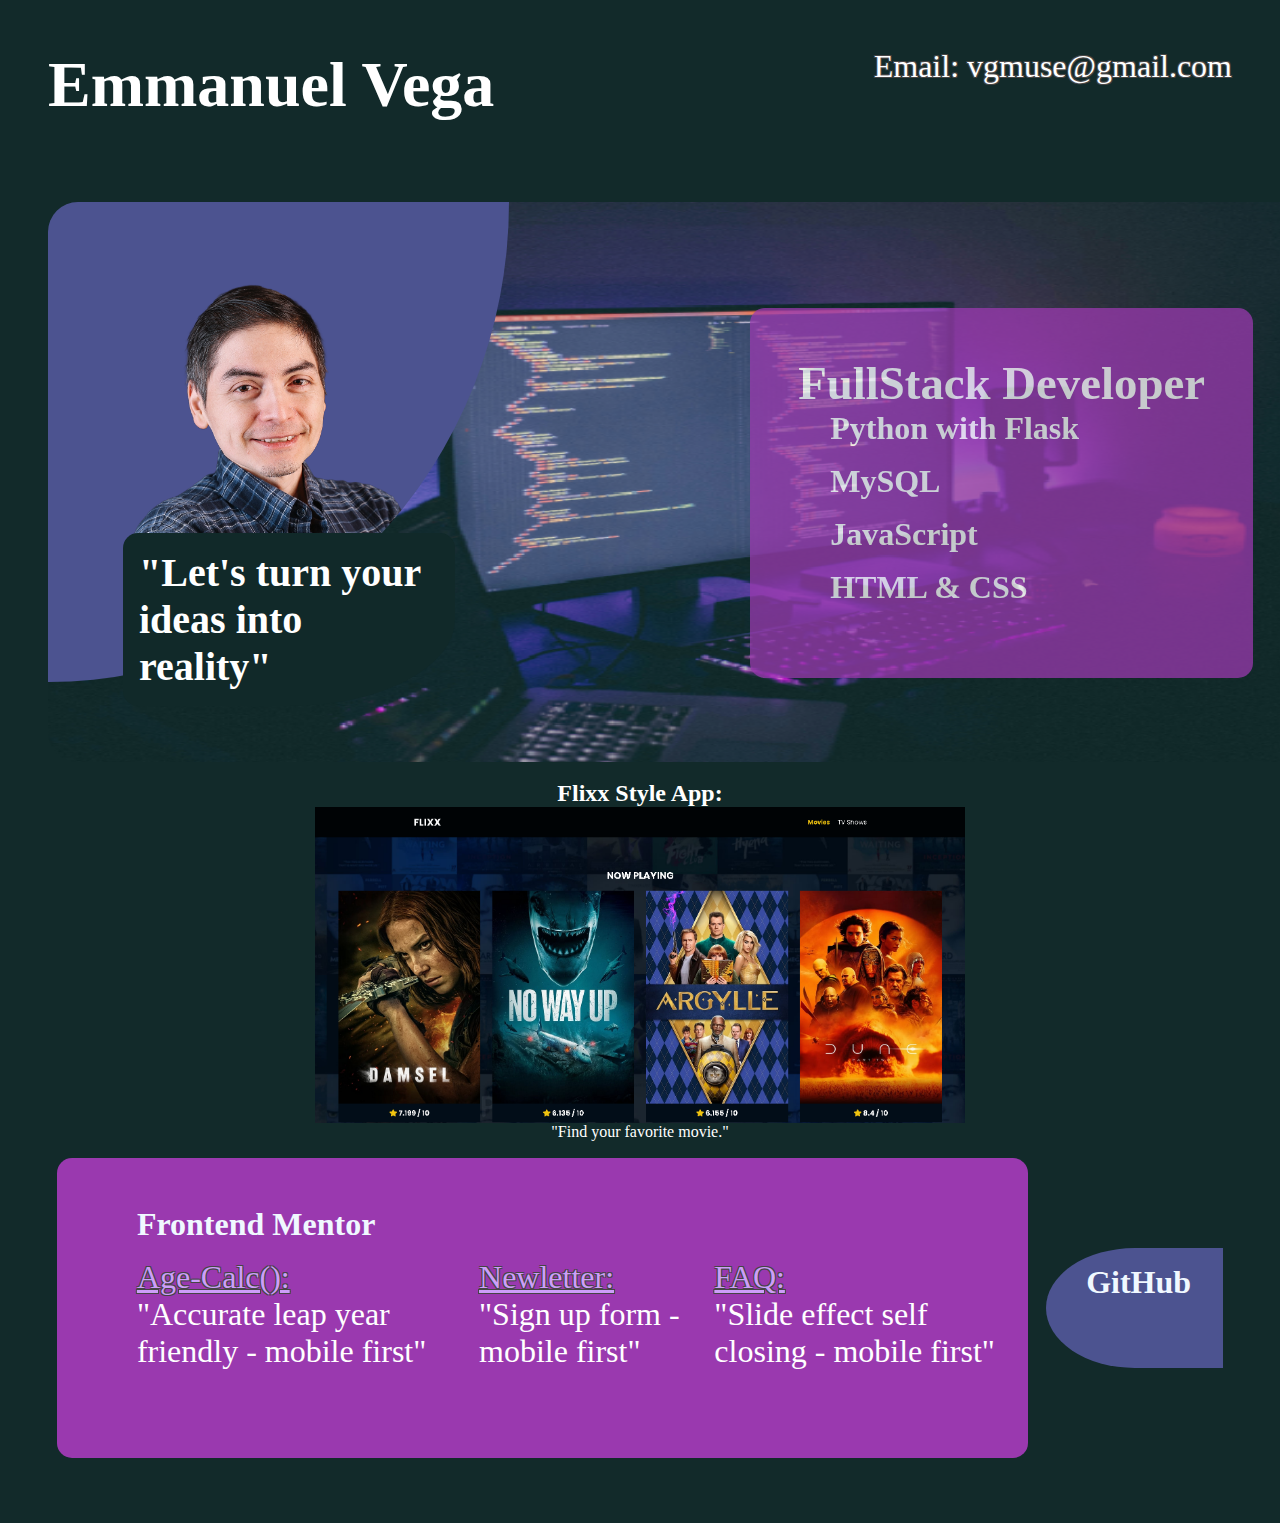
<file: index.html>
<!DOCTYPE html>
<html lang="en">

<head>
    <meta charset="UTF-8">
    <meta name="viewport" content="width=device-width, initial-scale=1.0">
    <title>Emmanuel Vega</title>
    <link rel="stylesheet" href="./styles.css">
    <link rel="stylesheet" href="https://use.fontawesome.com/releases/v5.8.1/css/all.css"
        integrity="sha384-50oBUHEmvpQ+1lW4y57PTFmhCaXp0ML5d60M1M7uH2+nqUivzIebhndOJK28anvf" crossorigin="anonymous">
</head>

<body>
    <nav>
        <div class="left">
            <h1>Emmanuel Vega</h1>
        </div>
        <div class="right">
            <a href="mailto: vcgmuse@gmail.com">Email: vgmuse@gmail.com</a>
        </div>
    </nav>
    <main>
        <div class="about">
            <img id="aboutBG" src="./newAssets/images/Artboard 1.png" alt="">
            <div class="textarea">
                <div class="statement">
                    <h3>FullStack Developer</h3>
                    <ul>
                        <li>Python with Flask</li>
                        <li>MySQL</li>
                        <li>JavaScript</li>
                        <li>HTML & CSS</li>
                    </ul>
                </div>
            </div>
        </div>
        <div class="movieFlex">
            <h2>Flixx Style App:</h2>
            <a href="https://flixx-movie-app.up.railway.app/" class="site-link">
                <img src="./newAssets/images/flixStyle.png" alt="">
            </a>
            <p class="green">"Find your favorite movie."</p>
        </div>
        <div class="code">
            <div class="circle active">
                <h3>Frontend Mentor</h3>
                <ul>
                    <li><a href="https://vcgmuse.github.io/Frontend-Mentor/age-calculator-app-main/" class="site-link "
                            target="_blank">Age-Calc():</a>
                        <p class="green">"Accurate leap year friendly - mobile first"</p>
                    </li>
                    <li><a href="https://vcgmuse.github.io/Frontend-Mentor/newsletter-sign-up-with-success-message-main/"
                            class="site-link " target="_blank">Newletter:</a>
                        <p class="green">"Sign up form - mobile first"</p>
                    </li>
                    <li><a href="https://vcgmuse.github.io/Frontend-Mentor/faq-accordion-main/" class="site-link "
                            target="_blank">FAQ:</a>
                        <p class="green">"Slide effect self closing - mobile first"</p>
                    </li>
                </ul>
            </div>
            <div class="circle">
                <h3>GitHub</h3>
                <ul>
                    <li><a href="https://vcgmuse.github.io/bullseye/" class="site-link" target="_blank">Bull's-Eye:</a>
                        <p class="">"Push physics game - Desktop"</p>
                    </li>
                    <li><a href="https://vcgmuse.github.io/simon/" class="site-link" target="_blank">Simon Says:</a>
                        <p class="">"Added colors and tracks score - Desktop"</p>
                    </li>
                </ul>
            </div>
        </div>
        <div class="skiils">
            <ul>
                <li></li>
            </ul>
        </div>
    </main>
    <script src="./script.js"></script>
</body>

</html>
</file>
<file: styles.css>
* {
  margin: 0;
  padding: 0;
  box-sizing: border-box;
}
:root{
  --text-outline: #464545;
}
html {
  font-size: 16px;
  color: white;
}
body {
  margin: 3rem;
  background-color: #122a2a;
}
a{
  color: rgb(205, 158, 249);
  text-shadow: 
  -1px -1px 0 var(--text-outline),
  1px -1px 0 var(--text-outline),
  -1px 1px 0 var(--text-outline),
  1px 1px 0 var(--text-outline);
}
nav {
  display: flex;
  justify-content: space-between;
  margin-bottom: 5rem;
}
ul {
  display: flex;
  flex-direction: column;
  list-style: none;
  gap: 1rem;
  font-size: larger;
}
li {
  position: relative;
  left: 2rem;
  font-size: 2rem;
}
.left {
  font-size: 2rem;
}
.left h2 {
  font-size: 1.5rem;
}
.right a {
  color: white;
  font-size: 2rem;
  text-decoration: none;
}
.about {
  display: flex;
  flex-direction: column;
  justify-content: center;
  margin: auto;
  content: '';
  width: fit-content;
  position: relative;
}
#aboutBG {
  display: flex;
  margin: 0;
  height: 35rem;
  width: 80rem;
  opacity: 1;
  border-radius: 30px;
  opacity: 1;
}
.about::after {
  content: '';
  height: 30rem;
  width: 36%;
  background-image: url('./newAssets/images/Project_Quest_Alumni_Winter_2024-3_websize.png');
  background-size: contain;
  background-repeat: no-repeat;
  background-position: top 50px right 75px;
  background-color: #4c5390;
  position: absolute;
  top: 0;
  left: 0;
  border-radius: 30px 0 100% 0;
  opacity: 1;
}
.about::before {
  content: '"Let\'s turn your ideas into reality"';
  position: absolute;
  background-color: #112929;
  max-width: 15ch;
  font-size: 2.5rem;
  font-weight: 900;
  bottom: 10%;
  left: 75px;
  color: white;
  z-index: 5;
  border-radius: 15px 15px 50% 15px;
  padding: 1rem;
  text-align: center center;
}
.statement {
  position: absolute;
  height: 66%;
  max-width: 50%;
  bottom: 15%;
  right: 75px;
  padding: 3rem 3rem;
  background-color: #9a39af;
  font-size: 2.5rem;
  font-weight: 900;
  opacity: 0.75;
  border-radius: 15px;
}
.headshot {
  height: 30cap;
  border-radius: 30%;
}
.code {
  display: flex;
  height: fit-content;
  margin-top: 2rem;
}
.circle {
  display: flex;
  flex-direction: column;
  height: 120px;
  width: 15%;
  margin: auto;
  background-color: #9a39af;
  border-radius:0 50% 50% 0;
  transition: all 1s linear;
}
.circle:nth-child(2){
  border-radius:50% 0 0 50%;
  background-color: #4c5390;
}
.circle.active {
  width: 82%;
  height: 300px;
  padding: 2rem 3rem 3rem;
  border-radius: 15px;
  transition: all 1s linear;

}
.circle:nth-child(2).active {
  top: 35%;
  border-radius: 15px;
}
.circle ul{
  position: absolute;
  pointer-events: none;
  opacity: 0;  
}
.circle h3 {
  font-size: 2rem;
  padding: 1rem 2rem;
  color: aliceblue;
}
.circle:nth-child(2) h3{
  display: flex;
  justify-content: flex-end;
  text-align: right;
}

.circle.active ul {
  display: flex;
  position: relative;
  flex-direction: row;
  flex-wrap: nowrap;
  justify-content: space-around;
  font-size: .75rem;
  pointer-events: all;
  opacity: 1;
  transition: all .75s linear 1s;
}

.movieFlex{
  display: flex;
  flex-direction: column;
  justify-content: center;
  align-items: center;
  height: 300px;
  width: 90%;
  margin: 3rem auto;
}
.movieFlex a{
  display: flex;
  justify-content: center;
}
.movieFlex img {
  align-self: center;
  width: 650px;
}
</file>
